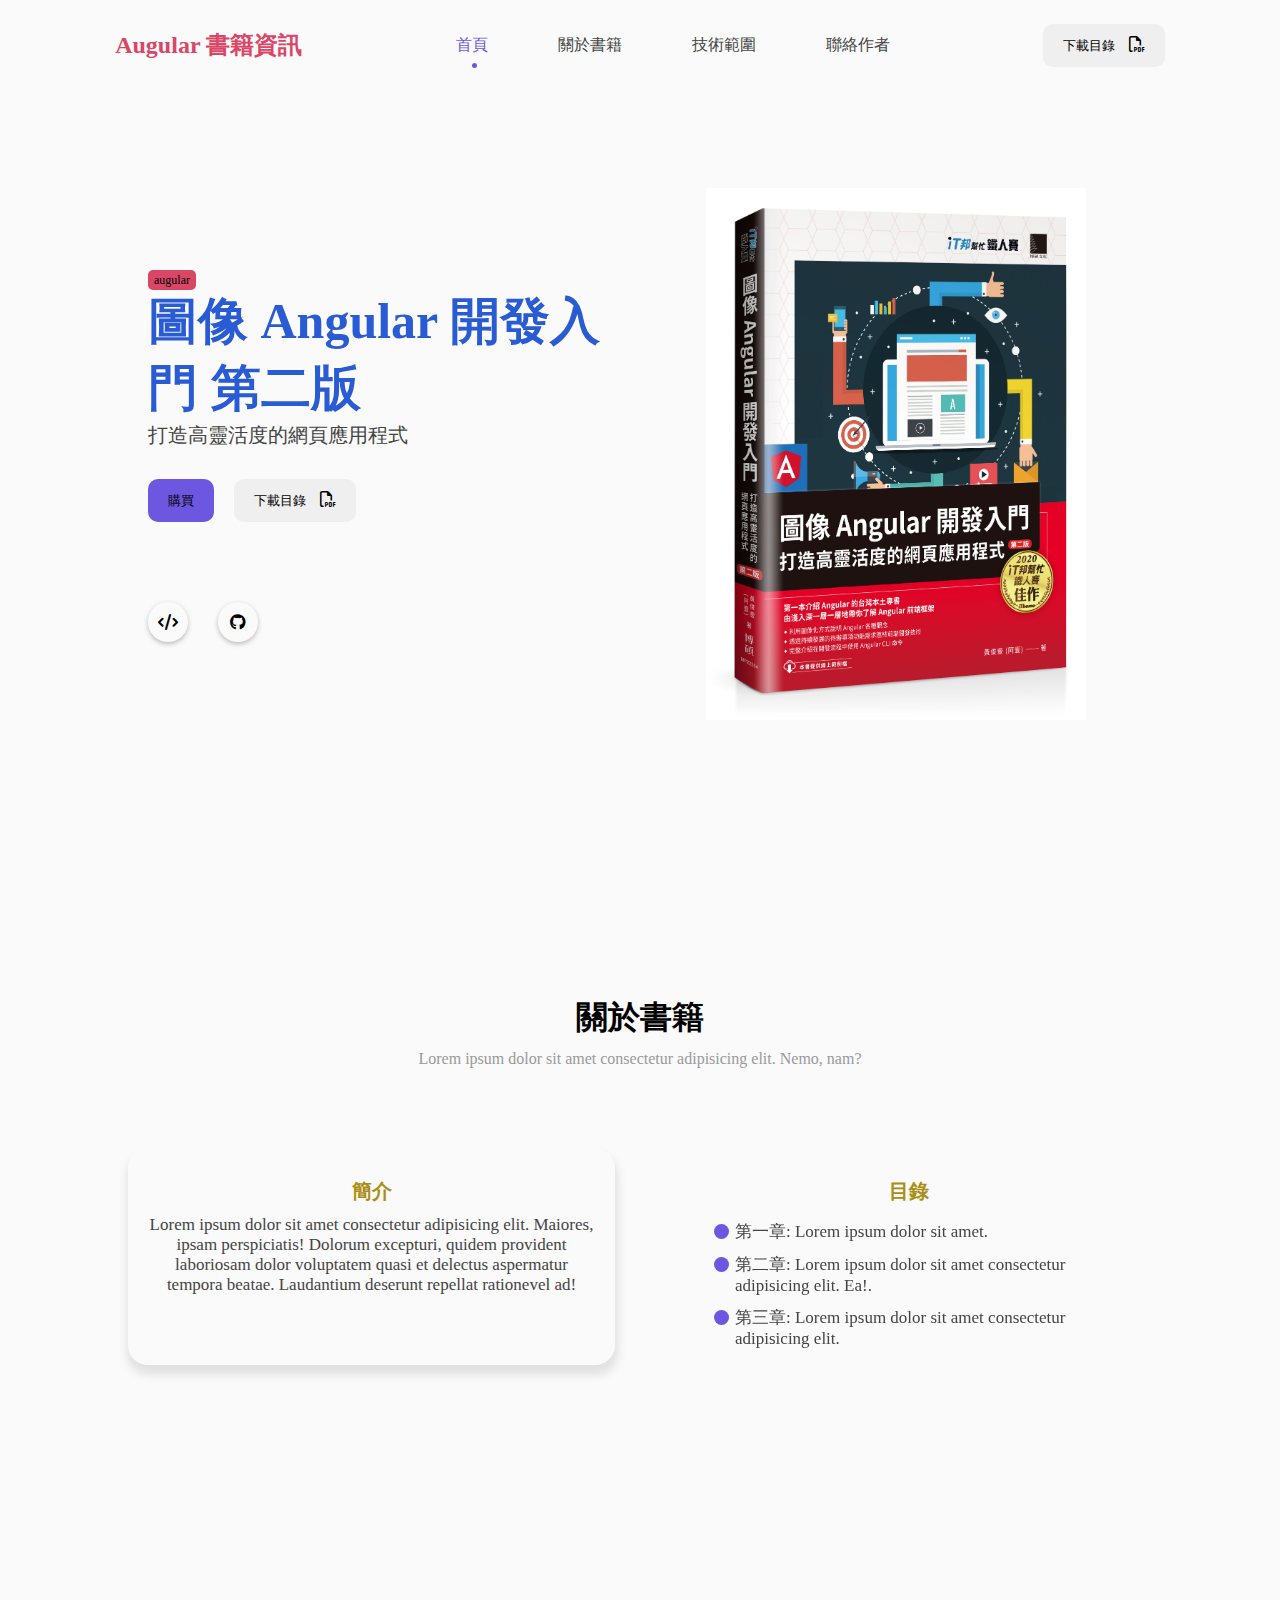
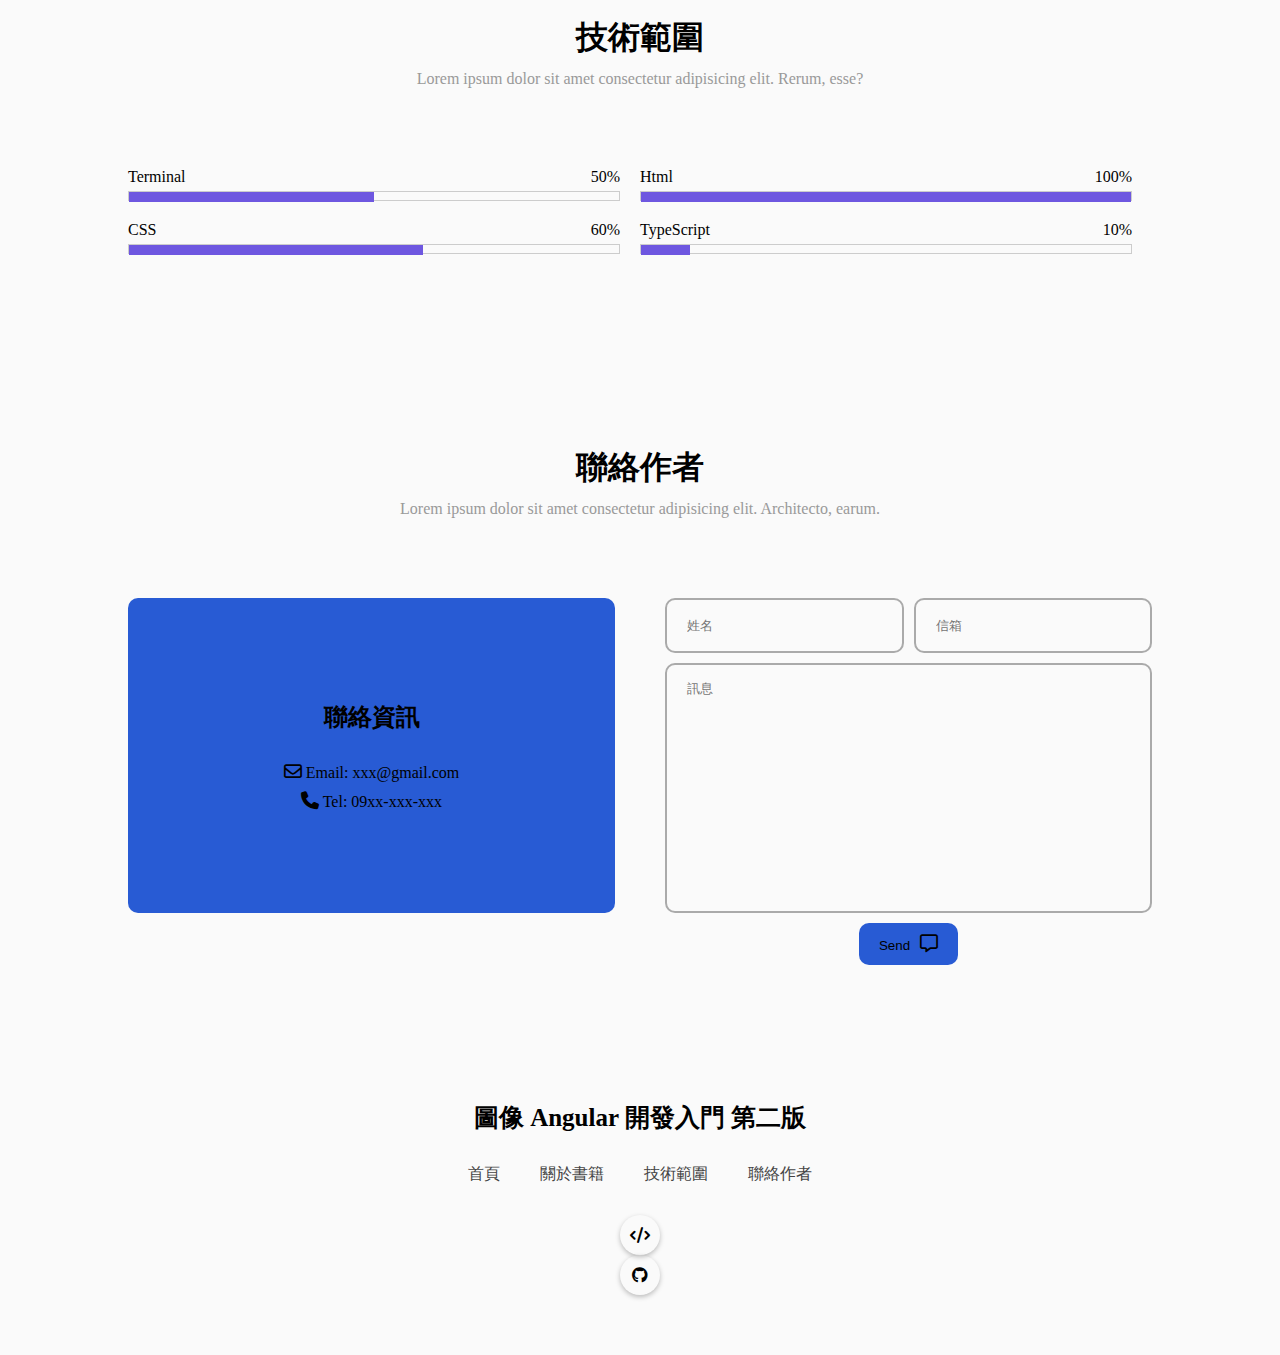
<file: src/index.html>
<!DOCTYPE html>
<html lang="en">
  <head>
    <meta charset="UTF-8" />
    <meta name="viewport" content="width=device-width, initial-scale=1.0" />
    <link rel="stylesheet" href="./style.min.css" />
    <link rel="stylesheet" href="https://cdnjs.cloudflare.com/ajax/libs/font-awesome/6.6.0/css/all.min.css" />
    <title>Angular 書籍資訊</title>
  </head>
  <body>
    <div class="container">
      <nav id="header">
        <div class="nav-logo">Augular 書籍資訊</div>
        <ul class="nav-menu">
          <li class="nav-item">
            <a href="#home" class="nav-link active-link">首頁</a>
          </li>
          <li class="nav-item">
            <a href="#book" class="nav-link">關於書籍</a>
          </li>
          <li class="nav-item">
            <a href="#skill" class="nav-link">技術範圍</a>
          </li>
          <li class="nav-item">
            <a href="#contact" class="nav-link">聯絡作者</a>
          </li>
        </ul>
        <div>
          <button class="btn">下載目錄 <i class="fa-regular fa-file-pdf"></i></button>
        </div>
      </nav>
      <main class="wrapper">
        <section id="home" class="home-box">
          <div class="home-text">
            <div class="tag"><span>augular</span></div>
            <div class="name">圖像 Angular 開發入門 第二版</div>
            <div class="subtitle">打造高靈活度的網頁應用程式</div>
            <div class="text-btn">
              <button type="button" class="btn blue-btn">購買</button>
              <button type="button" class="btn">下載目錄 <i class="fa-regular fa-file-pdf"></i></button>
            </div>
            <div class="icons">
              <div class="icon"><i class="fa-solid fa-code"></i></div>
              <div class="icon"><i class="fa-brands fa-github"></i></div>
            </div>
          </div>
          <div class="home-image">
            <div class="image">
              <img src="./assets/images/angular.jpg" alt="angular" />
            </div>
          </div>
        </section>
        <section id="book" class="section">
          <div class="top-header">
            <h1>關於書籍</h1>
            <span>Lorem ipsum dolor sit amet consectetur adipisicing elit. Nemo, nam?</span>
          </div>
          <div class="about-container">
            <div class="introduce">
              <div class="card">
                <h3>簡介</h3>
                <div>
                  Lorem ipsum dolor sit amet consectetur adipisicing elit. Maiores, ipsam perspiciatis! Dolorum excepturi, quidem provident
                  laboriosam dolor voluptatem quasi et delectus aspermatur tempora beatae. Laudantium deserunt repellat rationevel ad!
                </div>
              </div>
            </div>
            <div class="contents">
              <div class="list">
                <h3>目錄</h3>
                <div class="item">第一章: Lorem ipsum dolor sit amet.</div>
                <div class="item">第二章: Lorem ipsum dolor sit amet consectetur adipisicing elit. Ea!.</div>
                <div class="item">第三章: Lorem ipsum dolor sit amet consectetur adipisicing elit.</div>
              </div>
            </div>
          </div>
        </section>
        <section id="skill" class="section">
          <div class="top-header">
            <h1>技術範圍</h1>
            <span>Lorem ipsum dolor sit amet consectetur adipisicing elit. Rerum, esse?</span>
          </div>
          <div class="skill-container">
            <div class="skill-item">
              <span class="skill">
                <span>Terminal</span>
                <span>50%</span>
              </span>
              <div class="progress-bar-wrap">
                <div class="progress-bar" style="width: 50%"></div>
              </div>
            </div>
            <div class="skill-item">
              <span class="skill">
                <span>Html</span>
                <span>100%</span>
              </span>
              <div class="progress-bar-wrap">
                <div class="progress-bar" style="width: 100%"></div>
              </div>
            </div>
            <div class="skill-item">
              <span class="skill">
                <span>CSS</span>
                <span>60%</span>
              </span>
              <div class="progress-bar-wrap">
                <div class="progress-bar" style="width: 60%"></div>
              </div>
            </div>
            <div class="skill-item">
              <span class="skill">
                <span>TypeScript</span>
                <span>10%</span>
              </span>
              <div class="progress-bar-wrap">
                <div class="progress-bar" style="width: 10%"></div>
              </div>
            </div>
          </div>
        </section>
        <section id="contact" class="section">
          <div class="top-header">
            <h1>聯絡作者</h1>
            <span>Lorem ipsum dolor sit amet consectetur adipisicing elit. Architecto, earum.</span>
          </div>
          <div class="contact-container">
            <div class="info">
              <div class="contact-info">
                <h2>聯絡資訊</h2>
                <div><i class="fa-regular fa-envelope"></i> Email: xxx@gmail.com</div>
                <div><i class="fa-solid fa-phone"></i> Tel: 09xx-xxx-xxx</div>
              </div>
            </div>
            <div class="form">
              <input type="text" placeholder="姓名" />
              <input type="email" placeholder="信箱" />
              <textarea placeholder="訊息"></textarea>
              <button type="button" class="btn">Send<i class="fa-regular fa-message"></i></button>
            </div>
          </div>
        </section>
      </main>
      <footer>
        <div class="top-footer">圖像 Angular 開發入門 第二版</div>
        <ul class="footer-menu">
          <li class="menu-item">
            <a href="#home">首頁</a>
          </li>
          <li class="menu-item">
            <a href="#about">關於書籍</a>
          </li>
          <li class="menu-item">
            <a href="#skill">技術範圍</a>
          </li>
          <li class="menu-item">
            <a href="#contact">聯絡作者</a>
          </li>
        </ul>
        <div class="footer-icon">
          <div class="icon"><i class="fa-solid fa-code"></i></div>
          <div class="icon"><i class="fa-brands fa-github"></i></div>
        </div>
      </footer>
    </div>
    <script src="./main.js"></script>
  </body>
</html>
</file>
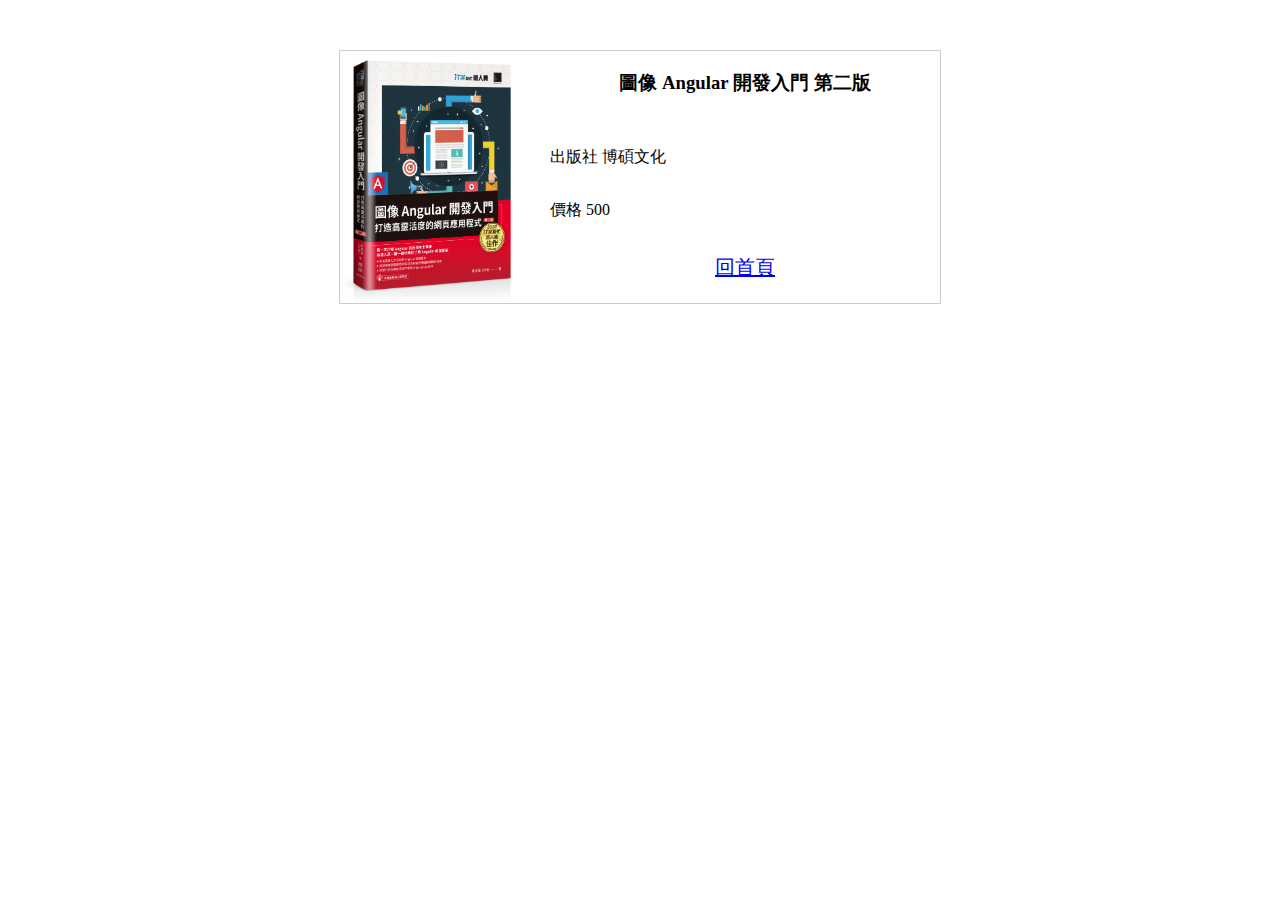
<file: src/angular.html>
<!DOCTYPE html>
<html lang="en">
  <head>
    <meta charset="UTF-8" />
    <meta name="viewport" content="width=device-width, initial-scale=1.0" />
    <title>圖像 Angular 開發入門 第二版</title>
    <link rel="stylesheet" href="./angular.min.css" />
  </head>
  <body>
    <section class="container">
      <img src="./assets/images/angular.jpg" alt="angular" width="180" />
      <h3>圖像 Angular 開發入門 第二版</h3>
      <div class="column">
        <label>出版社</label>
        <span>博碩文化</span>
      </div>
      <div class="column">
        <label>價格</label>
        <span>500</span>
      </div>
      <div class="toolber">
        <a href="./index.html">回首頁</a>
      </div>
    </section>
  </body>
</html>
</file>
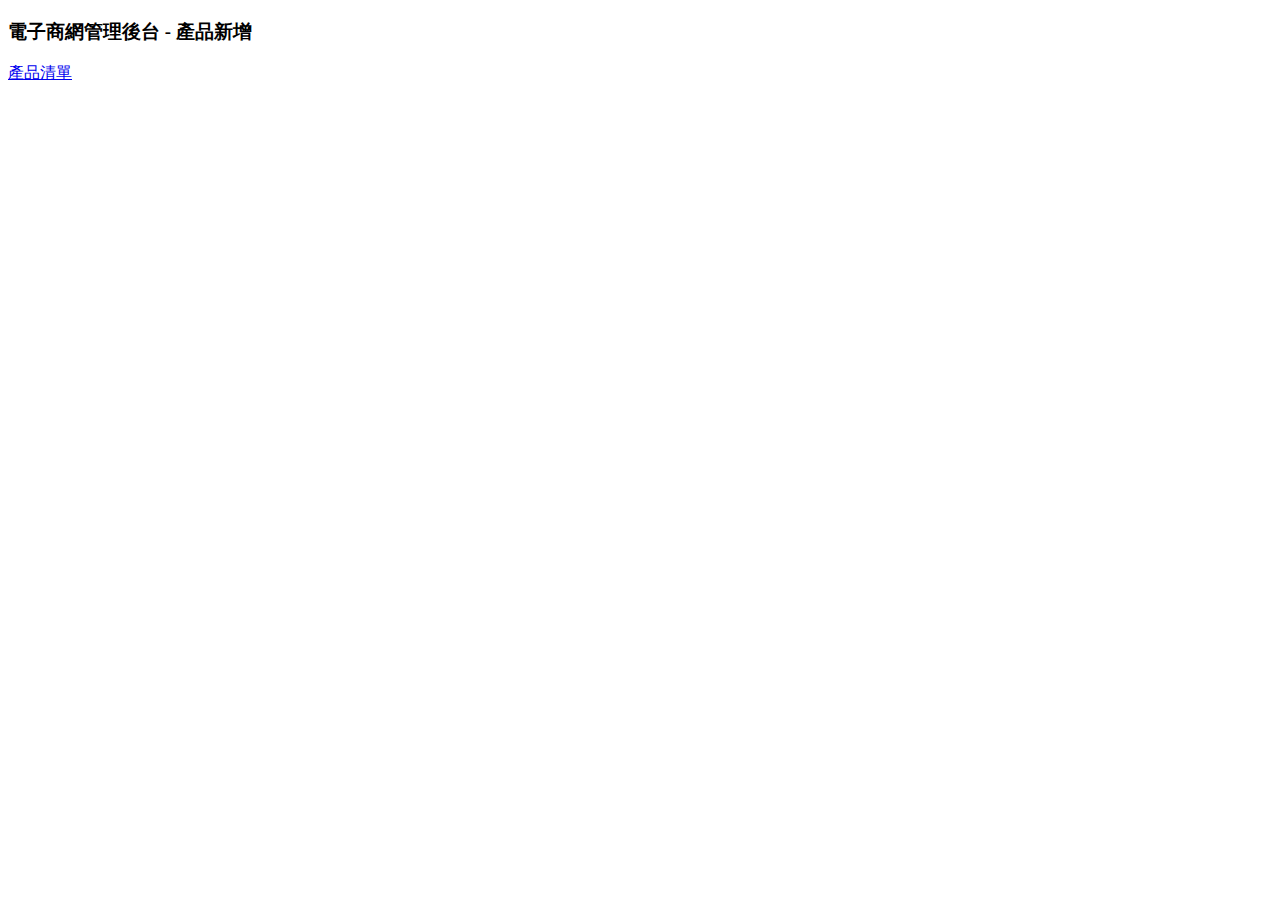
<file: src/form.html>
<!DOCTYPE html>
<html lang="en">
  <head>
    <meta charset="UTF-8" />
    <meta name="viewport" content="width=device-width, initial-scale=1.0" />
    <title>電子商網管理後台</title>
  </head>
  <body>
    <header>
      <h3>電子商網管理後台 - 產品新增</h3>
    </header>
    <nav><a href="./index.html">產品清單</a></nav>
  </body>
</html>
</file>
<file: src/style.min.css>
nav{background-color:var(--body-color);position:fixed;width:100%;height:90px;line-height:90px;padding-inline:9vw;display:flex;justify-content:space-between}nav .nav-logo{font-size:24px;font-weight:600;color:var(--logo-color)}nav ul{display:flex;list-style:none}nav ul .nav-link{text-decoration:none;color:var(--text-color);font-weight:500;padding-inline:15px;margin-inline:20px}nav ul .active-link{position:relative;color:var(--first-color)}nav ul .active-link::after{position:absolute;content:"";width:5px;height:5px;background-color:var(--first-color);left:50%;bottom:-15px;border-radius:50%}.btn{font-weight:500;padding:12px 20px;background-color:#efefef;border:none;border-radius:10px;cursor:pointer}.btn:hover{background-color:var(--second-color);color:var(--withe-color)}.btn>i{margin-left:10px}.home-text{padding-left:20px;min-height:80vh;width:50%;display:flex;flex-direction:column;justify-content:center}.home-text .tag>span{background-color:var(--logo-color);color:var(--white-color);padding:3px 6px;font-size:12px;border-radius:5px}.home-text .name{font-size:50px;font-weight:600;color:var(--third-color)}.home-text .subtitle{font-size:20px;margin-bottom:30px;color:var(--text-color)}.home-text .text-btn{display:flex;gap:20px}.home-text .text-btn>.blue-btn{background-color:var(--first-color);color:var(--white-color)}.home-text .text-btn>.blue-btn:hover{background-color:var(--frist-color-hover)}.home-text .icons{display:flex;margin-top:5em;gap:30px}.home-image{display:flex;justify-content:right;align-items:center;width:50%;min-height:80vh}.home-image .image{width:380px;margin:0 auto;overflow:hidden}.home-image .image img{width:380px}.about-container{display:flex;justify-content:space-between;width:100%;gap:50px}.about-container .introduce,.about-container .contents{width:50%}.about-container h3{margin-bottom:10px;font-size:20px;font-weight:600;color:var(--second-color)}.about-container .card{display:flex;align-items:center;flex-direction:column;padding:30px 20px 70px;width:100%;background-color:var(--white-color);border-radius:20px;box-shadow:1px 8px 10px 2px var(--first-shadow-color)}.about-container .card div{text-align:center;font-size:17px;color:var(--text-color)}.about-container .list{display:flex;flex-direction:column;padding:30px 65px 70px;width:100%}.about-container .list h3{text-align:center}.about-container .list .item{font-size:17px;padding:5px;color:var(--text-color);position:relative}.about-container .list .item::before{box-sizing:border-box;content:"";position:absolute;top:9px;left:-16px;width:15px;height:15px;border-radius:50px;background-color:var(--first-color)}.skill-container{display:flex;width:100%;gap:20px;flex-wrap:wrap}.skill-container .skill-item{flex-basis:calc(50% - 20px);display:flex;flex-direction:column;gap:5px}.skill-container .skill-item .skill{display:flex;justify-content:space-between;align-items:center}.skill-container .skill-item .progress-bar-wrap{height:10px;border:1px solid #ccc}.skill-container .skill-item .progress-bar-wrap .progress-bar{height:10px;background-color:var(--first-color)}.contact-container{display:flex;justify-content:space-between;width:100%;gap:50px}.contact-container .info,.contact-container .form{width:50%}.contact-container .contact-info{display:flex;flex-direction:column;justify-content:center;align-items:center;padding:20px 30px;width:100%;height:315px;background-color:var(--third-color);color:var(--white-color);border-radius:10px;gap:10px;box-shadow:1px 8px 10px 2px var(--first-shadoe-color)}.contact-container .contact-info>h2{margin-bottom:20px}.contact-container .contact-info i{font-size:18px}.contact-container .form{display:grid;grid-template-columns:repeat(2, 1fr);grid-template-rows:55px 250px 1fr;gap:10px}.contact-container .form input,.contact-container .form textarea{background:rgba(0,0,0,0);border:2px solid #aaa;border-radius:10px;padding:15px 20px;outline:none}.contact-container .form input{padding:15px 20px}.contact-container .form textarea{grid-column:1/3;resize:none}.contact-container .form .btn{margin:0 auto;grid-column:1/3;background-color:var(--third-color);color:var(--white-color)}.contact-container .form .btn i{font-size:18px}footer{display:flex;justify-content:center;align-items:center;flex-direction:column;row-gap:30px;padding-block:40px 60px}footer .top-footer{font-size:25px;font-weight:600}footer .footer-menu{display:flex}footer .footer-menu .menu-item{list-style:none}footer .footer-menu .menu-item a{text-decoration:none;color:var(--text-color);font-weight:500;margin-inline:20px}footer .footer-icos{display:flex;gap:30px}:root{--body-color: rgb(250, 250, 250);--logo-color: rgb(218, 70, 102);--withe-color: rgb(255, 255, 255);--text-color: rgb(68, 68, 68);--first-color: rgb(110, 87, 224);--first-color-hover: rgb(40, 91, 212);--first-shadow-color: rgba(0, 0, 0, 0.1);--second-color: rgb(170, 142, 18);--third-color: rgb(40, 91, 212)}html{scroll-behavior:smooth}body{background-color:var(--body-color)}body .container{width:100%}*{margin:0;padding:0;box-sizing:border-box}.wrapper{padding-inline:10vw}.wrapper .home-box{display:flex;padding-block:6em;height:100vh;min-height:700px}.wrapper .section{padding-block:6em}.wrapper .section .top-header{text-align:center;margin-bottom:5em}.wrapper .section .top-header h1{font-weight:600;margin-bottom:10px}.wrapper .section .top-header span{color:#999}i{font-size:16px}.icon{display:flex;justify-content:center;align-items:center;width:40px;height:40px;border-radius:50%;box-shadow:0px 2px 5px 0px rgba(0,0,0,.25);cursor:pointer}/*# sourceMappingURL=style.min.css.map */
</file>
<file: src/angular.min.css>
section.container{margin:0 auto;margin-top:50px;width:600px;border:solid 1px #ccc;display:grid;grid-template-columns:200px 1fr;gap:10px}section img{grid-row:1/5}section h3,section div.toolber{text-align:center;align-items:center}section div.colum{font-size:20px;align-self:center}section a{font-size:20px}section a:active,section a:hover,section a:focus{color:#000;text-decoration:none}/*# sourceMappingURL=angular.min.css.map */
</file>
